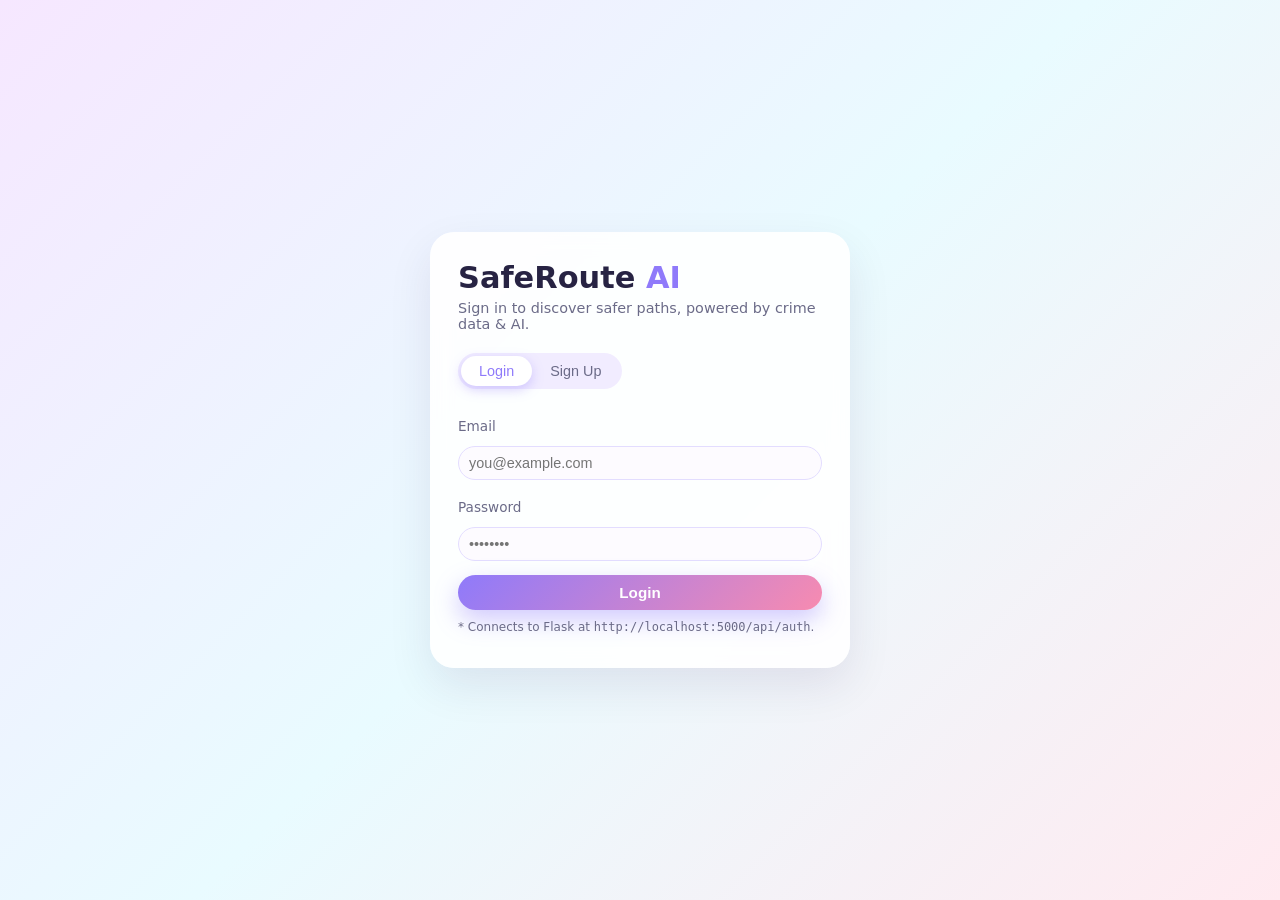
<file: frontend/index.html>
<!DOCTYPE html>
<html lang="en">
<head>
  <meta charset="UTF-8" />
  <title>SafeRoute AI</title>
  <meta name="viewport" content="width=device-width, initial-scale=1.0" />
  <link rel="stylesheet" href="style.css" />

  <!-- Mapbox -->
  <link
    href="https://api.mapbox.com/mapbox-gl-js/v3.0.0/mapbox-gl.css"
    rel="stylesheet"
  />
  <script src="https://api.mapbox.com/mapbox-gl-js/v3.0.0/mapbox-gl.js"></script>
</head>
<body>
  <!-- ================= AUTH OVERLAY ================= -->
  <div id="auth-overlay" class="auth-overlay">
    <div class="auth-card">
      <h1 class="logo">SafeRoute <span>AI</span></h1>
      <p class="auth-subtitle">
        Sign in to discover safer paths, powered by crime data &amp; AI.
      </p>

      <div class="auth-toggle">
        <button class="auth-toggle-btn active" data-auth="login">Login</button>
        <button class="auth-toggle-btn" data-auth="signup">Sign Up</button>
      </div>

      <form id="login-form" class="auth-form">
        <label>Email</label>
        <input id="login-email" type="email" placeholder="you@example.com" required />

        <label>Password</label>
        <input id="login-password" type="password" placeholder="••••••••" required />

        <button type="submit" class="primary-btn">Login</button>
      </form>

      <form id="signup-form" class="auth-form hidden">
        <label>Name</label>
        <input id="signup-name" type="text" placeholder="Your name" required />

        <label>Email</label>
        <input id="signup-email" type="email" placeholder="you@example.com" required />

        <label>Password</label>
        <input id="signup-password" type="password" placeholder="Create a password" required />

        <button type="submit" class="primary-btn">Create Account</button>
      </form>

      <p class="auth-hint">
        * Connects to Flask at <code>http://localhost:5000/api/auth</code>.
      </p>
    </div>
  </div>

  <!-- ================= HERO ================= -->
  <header class="hero">
    <div class="hero-inner">
      <div>
        <h1>SafeRoute AI</h1>
        <p>
          A women-centric navigation assistant that uses past crime data,
          live weather, and AI models to recommend safer routes.
        </p>
        <div class="hero-badges">
          <span>Decision Tree</span>
          <span>Random Forest</span>
          <span>Mapbox</span>
          <span>OpenWeather</span>
        </div>
      </div>
      <div class="hero-stat-card">
        <h2>Safety Levels</h2>
        <div class="level-row">
          <span class="dot dot-red"></span>
          <span>1 – 2.5</span>
          <span class="level-label">Unsafe</span>
        </div>
        <div class="level-row">
          <span class="dot dot-amber"></span>
          <span>2.5 – 3.5</span>
          <span class="level-label">Moderate</span>
        </div>
        <div class="level-row">
          <span class="dot dot-green"></span>
          <span>3.5 – 5</span>
          <span class="level-label">Very Safe</span>
        </div>
        <p class="hero-note">
          Scores are calculated from your dataset: crime counts, distance to
          metro &amp; police, population density, and more.
        </p>
      </div>
    </div>
  </header>

  <!-- ================= MAIN (TABS & PANELS) ================= -->
  <main class="main">
    <!-- Tabs -->
    <nav class="tabs">
      <button class="tab-btn active" data-tab="weather-tab">
        🌦 Live Weather
      </button>
      <button class="tab-btn" data-tab="route-tab">
        🧭 Find Your Route
      </button>
      <button class="tab-btn" data-tab="live-safety-tab">
        📍 Live Location Safety
      </button>
    </nav>

    <!-- -------- WEATHER TAB -------- -->
    <section id="weather-tab" class="tab-panel active">
      <div class="card-grid">
        <div class="card">
          <h2>Current Weather</h2>
          <p class="muted">
            Weather affects safety: low visibility and late nights can reduce
            scores slightly.
          </p>

          <div class="weather-form">
            <label>Location / Area</label>
            <input
              id="weather-location"
              type="text"
              placeholder="e.g. Jayanagar, Bengaluru"
            />

            <button id="weather-btn" class="primary-btn">
              Get Weather
            </button>
          </div>

          <div id="weather-result" class="weather-result muted">
            Weather info will appear here.
          </div>
        </div>

        <div class="card soft-card">
          <h2>How Weather Affects Safety</h2>
          <ul class="soft-list">
            <li>Night-time routes slightly lower the safety score.</li>
            <li>Heavy rain or thunderstorms may also reduce safety.</li>
            <li>
              These adjustments are applied on top of your crime-based scores.
            </li>
          </ul>
        </div>
      </div>
    </section>

    <!-- -------- ROUTE TAB -------- -->
    <section id="route-tab" class="tab-panel">
      <div class="route-layout">
        <!-- Left panel -->
        <div class="route-left card">
          <h2>Find Your Route</h2>
          <p class="muted">
            Enter your source and destination. All possible routes will be
            scored using your dataset columns.
          </p>

          <label>Source</label>
          <input
            id="source-input"
            type="text"
            placeholder="e.g. MG Road, Bengaluru"
          />

          <label>Destination</label>
          <input
            id="dest-input"
            type="text"
            placeholder="e.g. Electronic City, Bengaluru"
          />

          <div class="route-options">
            <div>
              <label>City Dataset</label>
              <select id="city-select">
                <option value="bengaluru">Bengaluru</option>
                <option value="delhi">Delhi</option>
              </select>
            </div>
            <div>
              <label>Weather Sensitivity</label>
              <select id="weather-weight">
                <option value="low">Low</option>
                <option value="medium" selected>Medium</option>
                <option value="high">High</option>
              </select>
            </div>
          </div>

          <button id="find-routes-btn" class="primary-btn full">
            Show Safe Routes
          </button>

          <div id="routes-list" class="routes-list">
            <!-- Route cards injected by JS -->
          </div>

          <div class="bottom-actions">
            <button id="feedback-btn" class="ghost-btn">
              📝 Route Feedback
            </button>
            <button id="sos-btn" class="sos-btn">
              SOS
            </button>
          </div>
        </div>

        <!-- Right panel -->
        <div class="route-right card">
          <div class="map-header">
            <h2>Map View</h2>
            <p class="muted">
              All routes are drawn with colors based on their safety score.
              Click a route card to highlight it.
            </p>
          </div>
          <div id="map" class="map"></div>
        </div>
      </div>
    </section>

    <!-- -------- LIVE SAFETY TAB -------- -->
    <section id="live-safety-tab" class="tab-panel">
      <div class="card-grid">
        <div class="card">
          <h2>Live Location Safety Score</h2>
          <p class="muted">
            We use your location and nearby streets (within a radius you pick)
            to calculate a safety score from your crime dataset.
          </p>

          <label>Radius</label>
          <select id="radius-select">
            <option value="5">5 km</option>
            <option value="10">10 km</option>
          </select>

          <button id="live-safety-btn" class="primary-btn">
            Use My Current Location
          </button>

          <div id="live-safety-result" class="live-safety-result muted">
            Safety score will appear here.
          </div>
        </div>

        <div class="card soft-card">
          <h2>Dataset Columns Used</h2>
          <p class="muted">
            The live safety score is influenced by these columns:
          </p>
          <ul class="soft-list two-cols">
            <li>Street name</li>
            <li>Nearest metro station distance (km)</li>
            <li>Type of road</li>
            <li>Crime (total index)</li>
            <li>Nearest police chowki (km)</li>
            <li>Population density</li>
            <li>Rape</li>
            <li>Kidnapping &amp; Abduction_Total</li>
            <li>Acid attack</li>
            <li>Assault on Women</li>
            <li>Sexual Harassment</li>
            <li>Use of criminal force to women</li>
            <li>Stalking</li>
            <li>Other Assault on Women</li>
            <li>District</li>
            <li>Safety (label/score)</li>
          </ul>
        </div>
      </div>
    </section>
  </main>

  <!-- ================= FEEDBACK MODAL ================= -->
  <div id="feedback-modal" class="modal hidden">
    <div class="modal-backdrop"></div>

    <div class="modal-card">
      <button id="close-feedback" class="modal-close">&times;</button>

      <h2>Route Feedback</h2>
      <p class="muted">
        Your rating (1–5) and selected issue type will help improve route safety
        scores for future users. Thank you for contributing.
      </p>

      <form id="feedback-form" class="feedback-form">
        <!-- Rating -->
        <div class="form-group">
          <label for="feedback-rating">Safety Rating (1 = Unsafe, 5 = Very Safe)</label>
          <select id="feedback-rating" required>
            <option value="">Select Rating</option>
            <option value="1">1 - Very Unsafe</option>
            <option value="2">2 - Unsafe</option>
            <option value="3">3 - Moderate</option>
            <option value="4">4 - Safe</option>
            <option value="5">5 - Very Safe</option>
          </select>
        </div>

        <!-- Street name (optional unless rating <= 3) -->
        <div class="form-group">
          <label for="feedback-street">Where did you feel unsafe?</label>
          <input
            id="feedback-street"
            type="text"
            placeholder="Example: MG Road near Metro Station"
          />
        </div>

        <!-- Issue type (optional unless rating <= 3) -->
        <div class="form-group">
          <label for="feedback-issue">Issue Type</label>
          <select id="feedback-issue">
            <option value="">Select an Issue</option>
            <option value="stalking">Stalking / Following</option>
            <option value="harassment">Verbal / Sexual Harassment</option>
            <option value="assault_on_women">Physical Assault</option>
            <option value="kidnapping_abduction">Kidnapping / Abduction Attempt</option>
            <option value="use_of_criminal_force">Use of Criminal Force</option>
            <option value="acid_attack_threat">Acid Attack Threat</option>
            <option value="other_assault">Other Assault on Women</option>
          </select>
        </div>

        <!-- Comments -->
        <div class="form-group">
          <label for="feedback-comments">Additional Comments (optional)</label>
          <textarea
            id="feedback-comments"
            rows="3"
            placeholder="Share time, location details, and what happened..."
          ></textarea>
        </div>

        <!-- Submit -->
        <button type="submit" class="primary-btn full-width">
          Submit Feedback
        </button>
      </form>
    </div>
  </div>

  <!-- Expose MAPBOX_TOKEN to app.js -->
  <script>
    const MAPBOX_TOKEN = "pk.eyJ1IjoidGFudXNocmVlMTIzNCIsImEiOiJjbWRrYnllZjAwdmExMmxwa2t6cWEwbHlkIn0.THXI5SuOhmaQ8iMLQpiWXA";
  </script>
  <script src="app.js"></script>
</body>
</html>
</file>
<file: frontend/style.css>
:root {
  --bg: #fdfcff;
  --bg-soft: #f7f2ff;
  --bg-card: #ffffff;
  --border-soft: #e7ddff;

  --accent: #8f7afa;       /* lavender */
  --accent-soft: #f1ecff;
  --accent-2: #ffb4b4;     /* blush */
  --accent-3: #9ce3d1;     /* mint */

  --text: #272343;
  --muted: #6b6b88;

  --red: #ff7a88;
  --amber: #f9b26f;
  --green: #8ac7a2;

  --radius-lg: 18px;
  --radius-sm: 10px;
  --shadow-soft: 0 18px 45px rgba(42, 11, 73, 0.09);
}

*,
*::before,
*::after {
  box-sizing: border-box;
}

body {
  margin: 0;
  font-family: system-ui, -apple-system, BlinkMacSystemFont, "Segoe UI",
    sans-serif;
  background: radial-gradient(circle at top left, #ffe8f1, #fdfcff 40%, #f3f7ff);
  color: var(--text);
}

/* ========== AUTH OVERLAY ========== */

.auth-overlay {
  position: fixed;
  inset: 0;
  background: linear-gradient(135deg, #f6e7ff 0%, #e9fbff 50%, #ffeaf0 100%);
  display: flex;
  align-items: center;
  justify-content: center;
  z-index: 30;
}

.auth-card {
  width: min(420px, 90vw);
  background: rgba(255, 255, 255, 0.9);
  border-radius: 24px;
  padding: 28px 28px 22px;
  box-shadow: var(--shadow-soft);
  backdrop-filter: blur(10px);
}

.logo {
  font-size: 1.9rem;
  margin: 0 0 0.3rem;
}
.logo span {
  color: var(--accent);
}

.auth-subtitle {
  margin: 0 0 1.3rem;
  color: var(--muted);
  font-size: 0.9rem;
}

.auth-toggle {
  display: inline-flex;
  background: var(--accent-soft);
  border-radius: 999px;
  padding: 3px;
  margin-bottom: 1.1rem;
}

.auth-toggle-btn {
  border: none;
  background: transparent;
  padding: 7px 18px;
  border-radius: 999px;
  font-size: 0.9rem;
  color: var(--muted);
  cursor: pointer;
}
.auth-toggle-btn.active {
  background: #fff;
  color: var(--accent);
  box-shadow: 0 4px 12px rgba(143, 122, 250, 0.35);
}

.auth-form {
  display: flex;
  flex-direction: column;
  gap: 0.5rem;
}
.auth-form.hidden {
  display: none;
}

.auth-form label {
  font-size: 0.85rem;
  color: var(--muted);
}

.auth-form input {
  padding: 8px 10px;
  border-radius: 999px;
  border: 1px solid #e3ddff;
  font-size: 0.9rem;
}

.primary-btn {
  margin-top: 0.4rem;
  background: linear-gradient(135deg, #8f7afa, #f78bb0);
  border: none;
  color: #fff;
  padding: 9px 16px;
  border-radius: 999px;
  font-weight: 600;
  font-size: 0.95rem;
  cursor: pointer;
  box-shadow: 0 10px 25px rgba(143, 122, 250, 0.4);
}
.primary-btn.full {
  width: 100%;
}

.auth-hint {
  margin-top: 0.6rem;
  font-size: 0.75rem;
  color: var(--muted);
}

/* ========== HERO ========== */

.hero {
  padding: 100px 5vw 40px;
}

.hero-inner {
  max-width: 1200px;
  margin: 0 auto;
  display: grid;
  grid-template-columns: minmax(0, 2fr) minmax(0, 1.3fr);
  gap: 32px;
  align-items: center;
}

.hero h1 {
  font-size: clamp(2.1rem, 2.6vw, 2.6rem);
  margin-bottom: 0.4rem;
}

.hero p {
  color: var(--muted);
  max-width: 520px;
}

.hero-badges {
  margin-top: 1rem;
  display: flex;
  flex-wrap: wrap;
  gap: 0.5rem;
}
.hero-badges span {
  font-size: 0.8rem;
  background: rgba(255, 255, 255, 0.8);
  border-radius: 999px;
  padding: 6px 12px;
  border: 1px dashed rgba(143, 122, 250, 0.5);
}

.hero-stat-card {
  background: linear-gradient(145deg, #fff0f7, #f0f4ff);
  border-radius: 24px;
  padding: 18px 20px;
  box-shadow: var(--shadow-soft);
}
.hero-stat-card h2 {
  margin-top: 0;
}
.level-row {
  display: flex;
  align-items: center;
  gap: 10px;
  font-size: 0.9rem;
  margin-top: 0.4rem;
}
.dot {
  width: 12px;
  height: 12px;
  border-radius: 50%;
}
.dot-red {
  background: var(--red);
}
.dot-amber {
  background: var(--amber);
}
.dot-green {
  background: var(--green);
}
.level-label {
  margin-left: auto;
  font-weight: 600;
}
.hero-note {
  margin-top: 0.8rem;
  font-size: 0.82rem;
  color: var(--muted);
}

/* ========== MAIN / TABS ========== */

.main {
  max-width: 1200px;
  margin: 0 auto 80px;
  padding: 0 5vw;
}

.tabs {
  display: inline-flex;
  background: var(--accent-soft);
  border-radius: 999px;
  padding: 4px;
  margin-bottom: 18px;
}
.tab-btn {
  border: none;
  background: transparent;
  padding: 8px 16px;
  border-radius: 999px;
  font-size: 0.9rem;
  color: var(--muted);
  cursor: pointer;
}
.tab-btn.active {
  background: #fff;
  color: var(--accent);
  box-shadow: 0 5px 18px rgba(143, 122, 250, 0.35);
}

.tab-panel {
  display: none;
}
.tab-panel.active {
  display: block;
}

/* ========== CARDS & GRID ========== */

.card-grid {
  display: grid;
  grid-template-columns: minmax(0, 1.5fr) minmax(0, 1fr);
  gap: 18px;
}

.card {
  background: var(--bg-card);
  border-radius: var(--radius-lg);
  padding: 16px 18px 18px;
  box-shadow: var(--shadow-soft);
  border: 1px solid var(--border-soft);
}

.soft-card {
  background: var(--bg-soft);
}

.card h2 {
  margin-top: 0;
  font-size: 1.1rem;
}

.muted {
  color: var(--muted);
  font-size: 0.9rem;
}

.soft-list {
  padding-left: 1.1rem;
  margin: 0.7rem 0 0;
  font-size: 0.9rem;
  color: var(--muted);
}
.soft-list li + li {
  margin-top: 0.2rem;
}
.soft-list.two-cols {
  columns: 2;
}

/* ========== FORMS ========== */

label {
  display: block;
  margin-top: 0.7rem;
  font-size: 0.8rem;
  color: var(--muted);
}

input,
select {
  width: 100%;
  border-radius: 999px;
  border: 1px solid #e0d7ff;
  padding: 8px 10px;
  font-size: 0.9rem;
  margin-top: 0.25rem;
  background: #fdfbff;
}

/* WEATHER */

.weather-form {
  margin-top: 0.8rem;
}
.weather-result {
  margin-top: 1rem;
  font-size: 0.9rem;
}

/* ========== ROUTE LAYOUT ========== */

.route-layout {
  display: grid;
  grid-template-columns: minmax(0, 1.1fr) minmax(0, 1.9fr); /* bigger map panel */
  gap: 18px;
}

.route-options {
  display: grid;
  grid-template-columns: repeat(2, minmax(0, 1fr));
  gap: 12px;
  margin-top: 0.6rem;
}

.routes-list {
  margin-top: 0.9rem;
  display: flex;
  flex-direction: column;
  gap: 10px;
  max-height: 270px;
  overflow-y: auto;
}

.route-card {
  border-radius: var(--radius-sm);
  padding: 10px 12px;
  background: #fff8ff;
  border: 1px solid #f1dafc;
  cursor: pointer;
  transition: transform 0.1s ease, box-shadow 0.1s ease, border-color 0.1s;
}
.route-card:hover {
  transform: translateY(-1px);
  box-shadow: 0 10px 22px rgba(141, 113, 231, 0.18);
}
.route-card-header {
  display: flex;
  justify-content: space-between;
  align-items: center;
}
.route-title {
  font-weight: 600;
  font-size: 0.95rem;
}
.badge-score {
  padding: 3px 9px;
  border-radius: 999px;
  font-size: 0.8rem;
  font-weight: 600;
  background: #fff;
}
.badge-unsafe {
  color: var(--red);
  border: 1px solid rgba(255, 122, 136, 0.5);
}
.badge-moderate {
  color: var(--amber);
  border: 1px solid rgba(249, 178, 111, 0.5);
}
.badge-safe {
  color: var(--green);
  border: 1px solid rgba(138, 199, 162, 0.6);
}

.route-meta {
  margin-top: 3px;
  font-size: 0.8rem;
  color: var(--muted);
}

/* MAP */

.map-header {
  margin-bottom: 0.5rem;
}
.map {
  width: 100%;
  height: 520px; /* bigger map height */
  border-radius: var(--radius-lg);
  overflow: hidden;
}

/* BOTTOM ACTIONS */

.bottom-actions {
  margin-top: 0.9rem;
  display: flex;
  justify-content: space-between;
  gap: 8px;
}
.ghost-btn {
  flex: 1;
  border-radius: 999px;
  border: 1px dashed rgba(143, 122, 250, 0.7);
  background: #fff;
  padding: 8px 10px;
  font-size: 0.85rem;
  cursor: pointer;
}
.sos-btn {
  padding: 8px 14px;
  border-radius: 999px;
  border: none;
  background: #ff7a88;
  color: #fff;
  font-weight: 600;
  font-size: 0.85rem;
  cursor: pointer;
  box-shadow: 0 12px 26px rgba(255, 122, 136, 0.55);
}

/* LIVE SAFETY */

.live-safety-result {
  margin-top: 0.8rem;
}

/* MODAL */

.modal.hidden {
  display: none;
}
.modal {
  position: fixed;
  inset: 0;
  z-index: 40;
}
.modal-backdrop {
  position: absolute;
  inset: 0;
  background: rgba(32, 23, 52, 0.25);
  backdrop-filter: blur(3px);
}
.modal-card {
  position: relative;
  max-width: 720px;
  margin: 60px auto;
  background: #ffffff;
  border-radius: 22px;
  padding: 18px 18px 20px;
  box-shadow: var(--shadow-soft);
}
.modal-close {
  position: absolute;
  top: 10px;
  right: 14px;
  border-radius: 999px;
  border: none;
  width: 24px;
  height: 24px;
  font-size: 16px;
  cursor: pointer;
  background: #f5f1ff;
}

/* RESPONSIVE */

@media (max-width: 900px) {
  .hero-inner {
    grid-template-columns: 1fr;
  }
  .card-grid {
    grid-template-columns: 1fr;
  }
  .route-layout {
    grid-template-columns: 1fr;
  }
  .hero {
    padding-top: 80px;
  }
}

@media (max-width: 600px) {
  .tabs {
    width: 100%;
    justify-content: space-between;
  }
  .route-options {
    grid-template-columns: 1fr;
  }
}

/* FEEDBACK FORM + WHY PANEL */

.feedback-form .form-group {
  margin-top: 16px;
}

.feedback-form input,
.feedback-form select,
.feedback-form textarea {
  width: 100%;
  padding: 10px;
  border-radius: 6px;
  background: #111827;
  border: 1px solid #444;
  color: white;
}

.feedback-form textarea {
  resize: vertical;
}

.original-score {
  font-size: 12px;
  opacity: 0.7;
  margin-left: 6px;
}

.route-why {
  margin-top: 8px;
  font-size: 13px;
}

.why-btn {
  background: none;
  border: none;
  padding: 0;
  color: #6366f1;
  cursor: pointer;
  font-weight: 500;
}

.why-panel {
  margin-top: 6px;
  padding: 8px 10px;
  border-radius: 12px;
  background: rgba(99, 102, 241, 0.06);
  color: #4b5563;
}

.why-panel ul {
  padding-left: 18px;
  margin: 0;
}

.why-panel li {
  margin-bottom: 4px;
}
</file>
